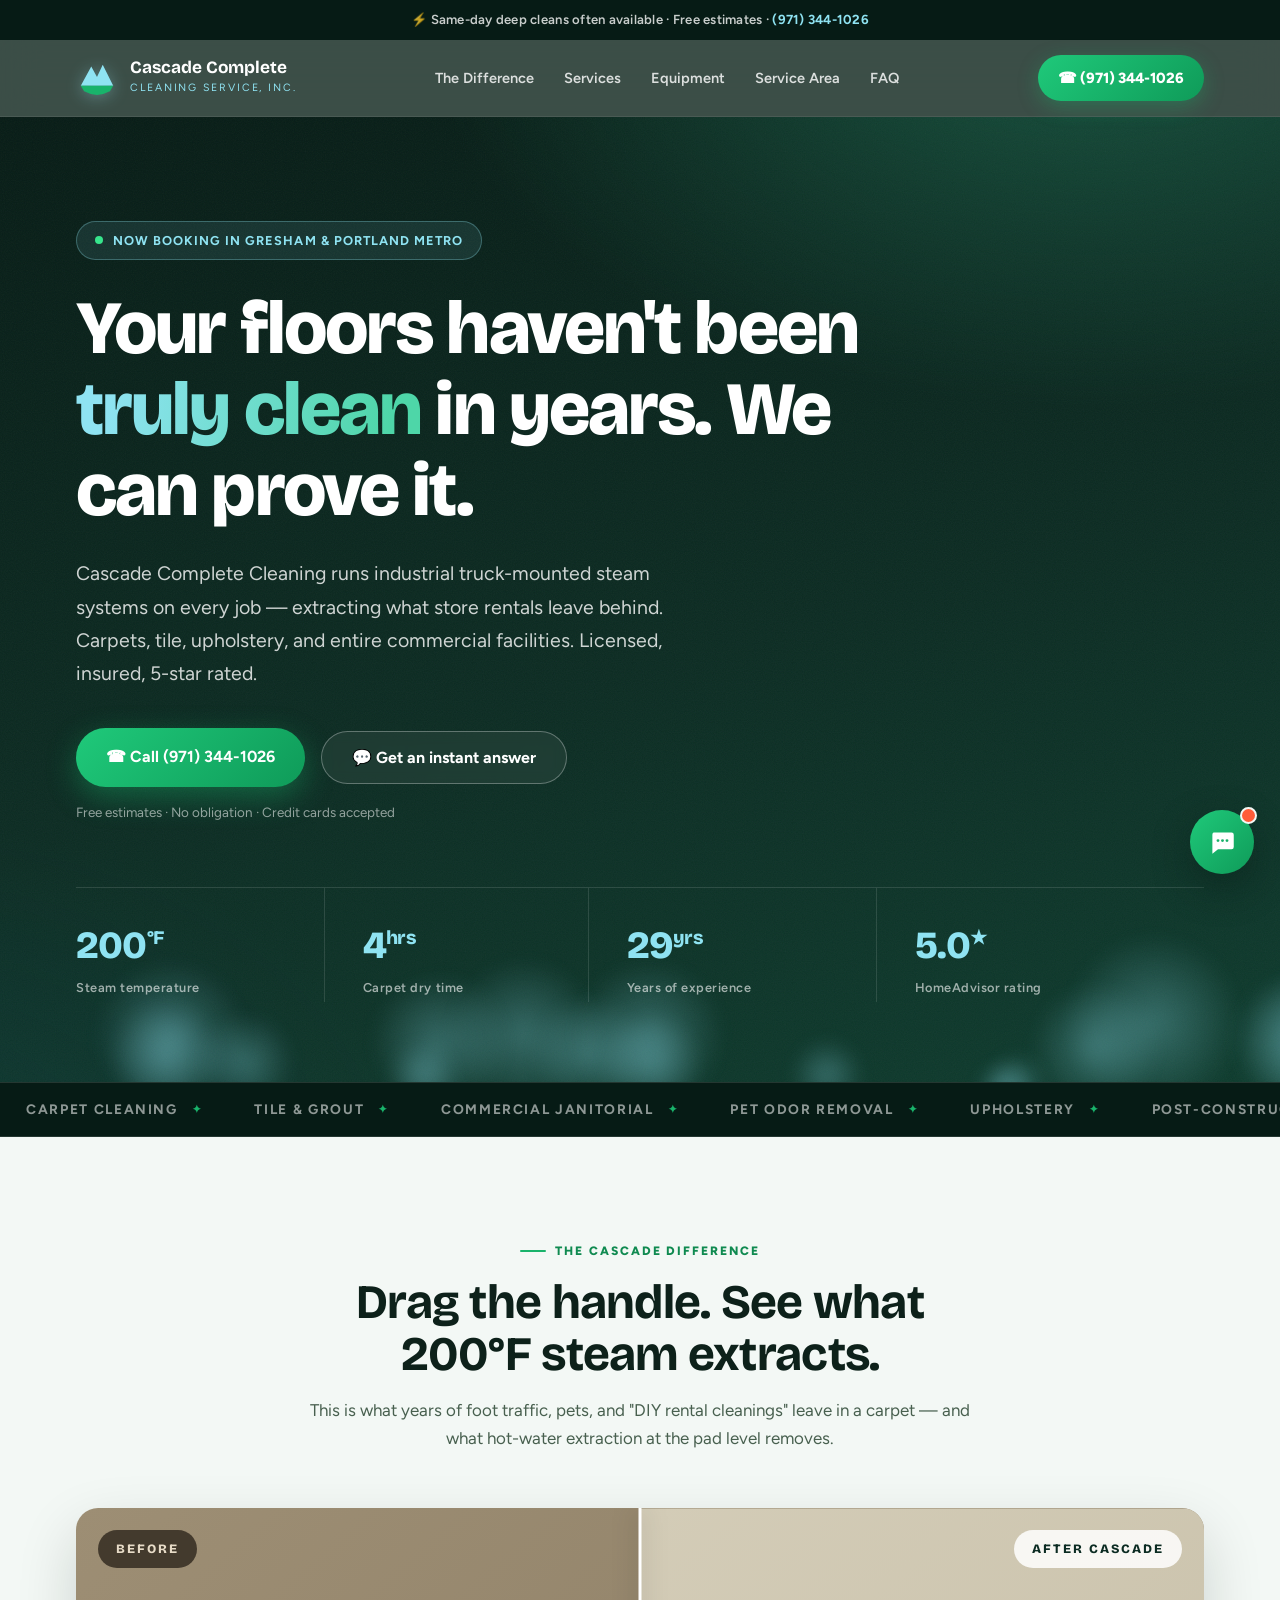
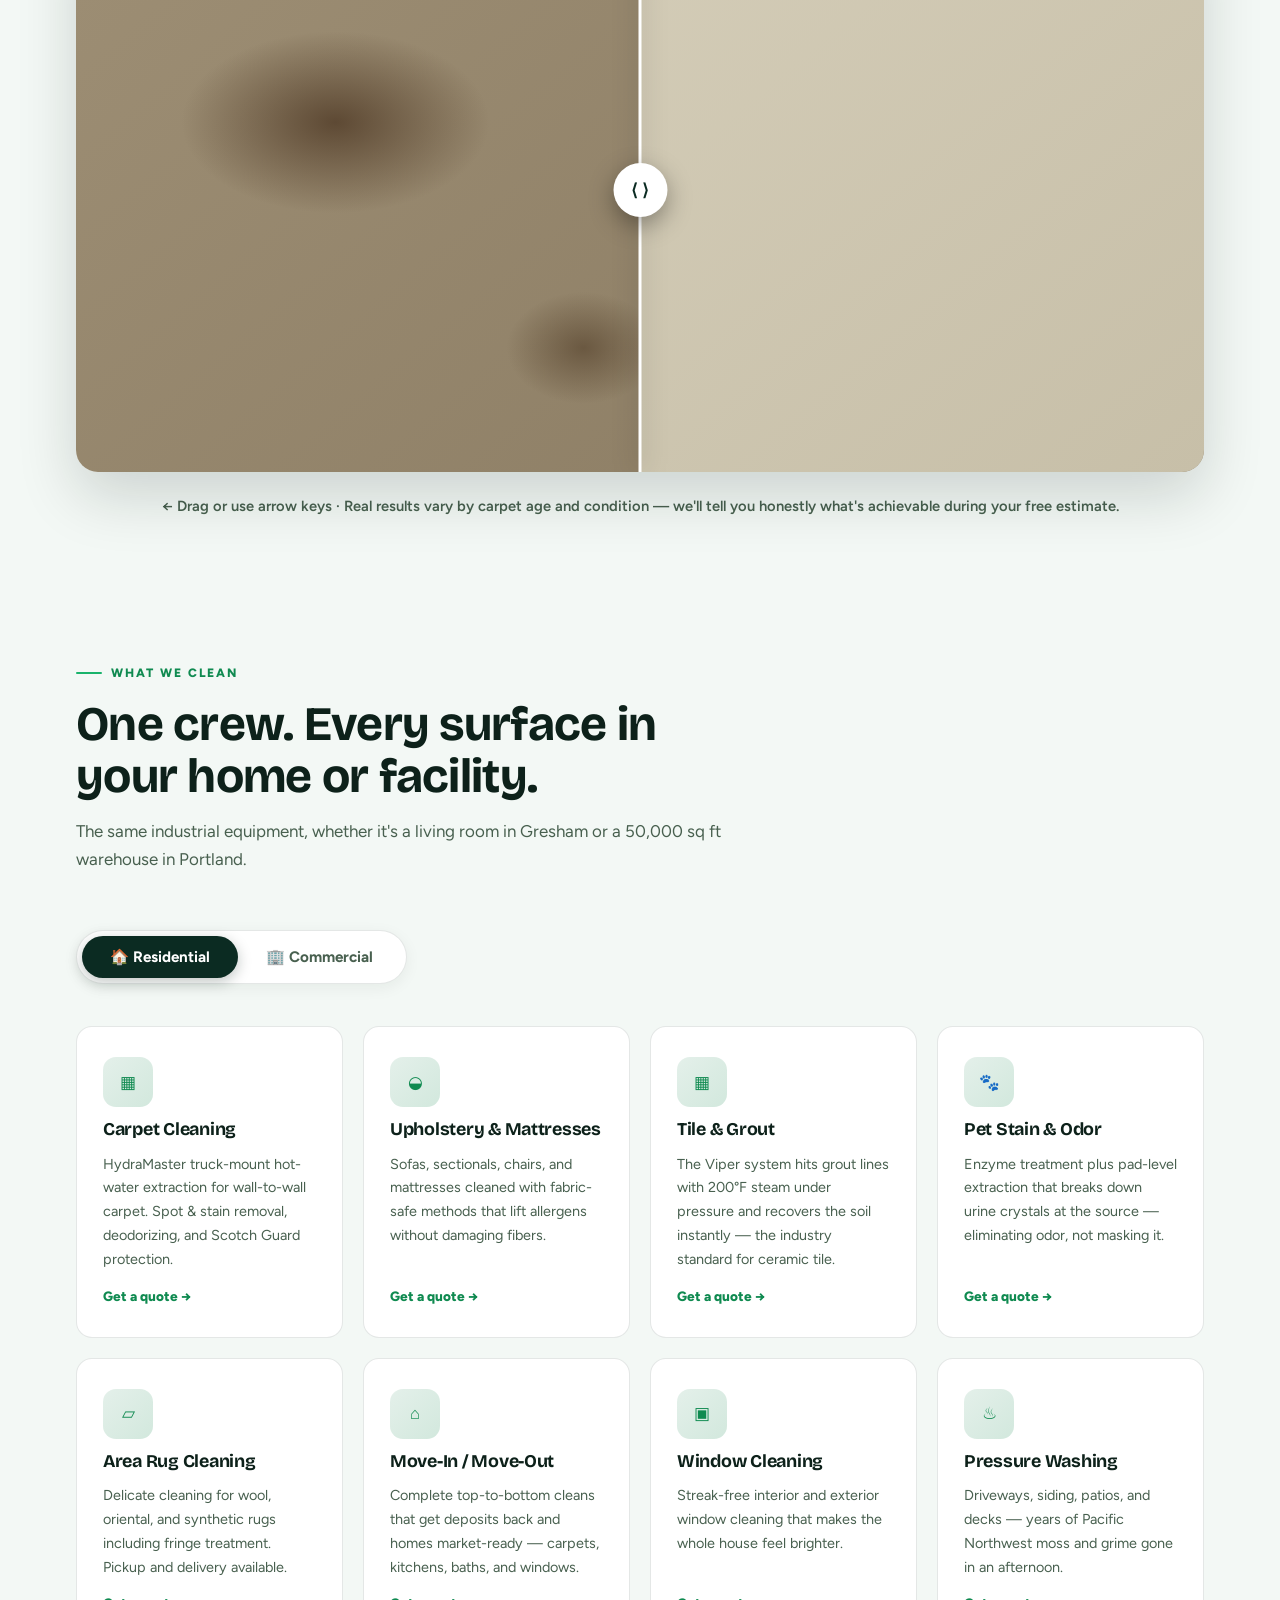
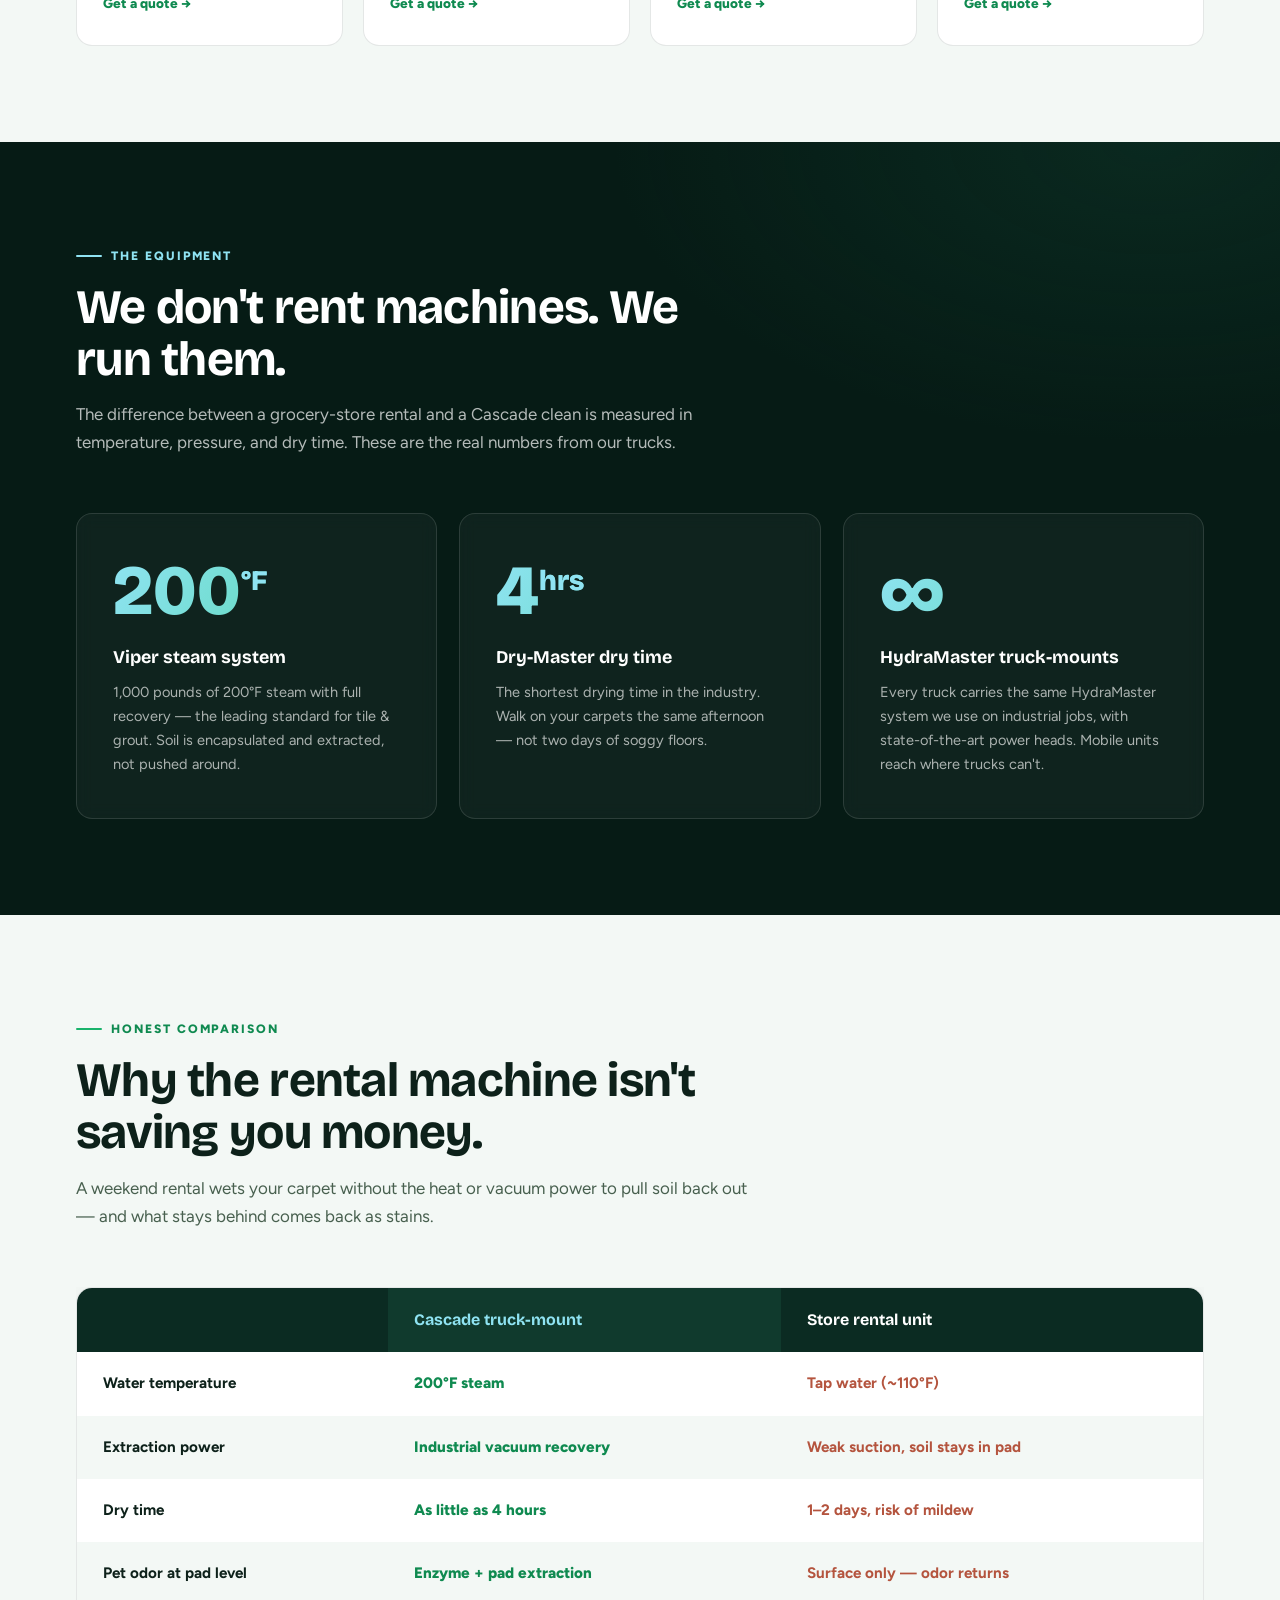
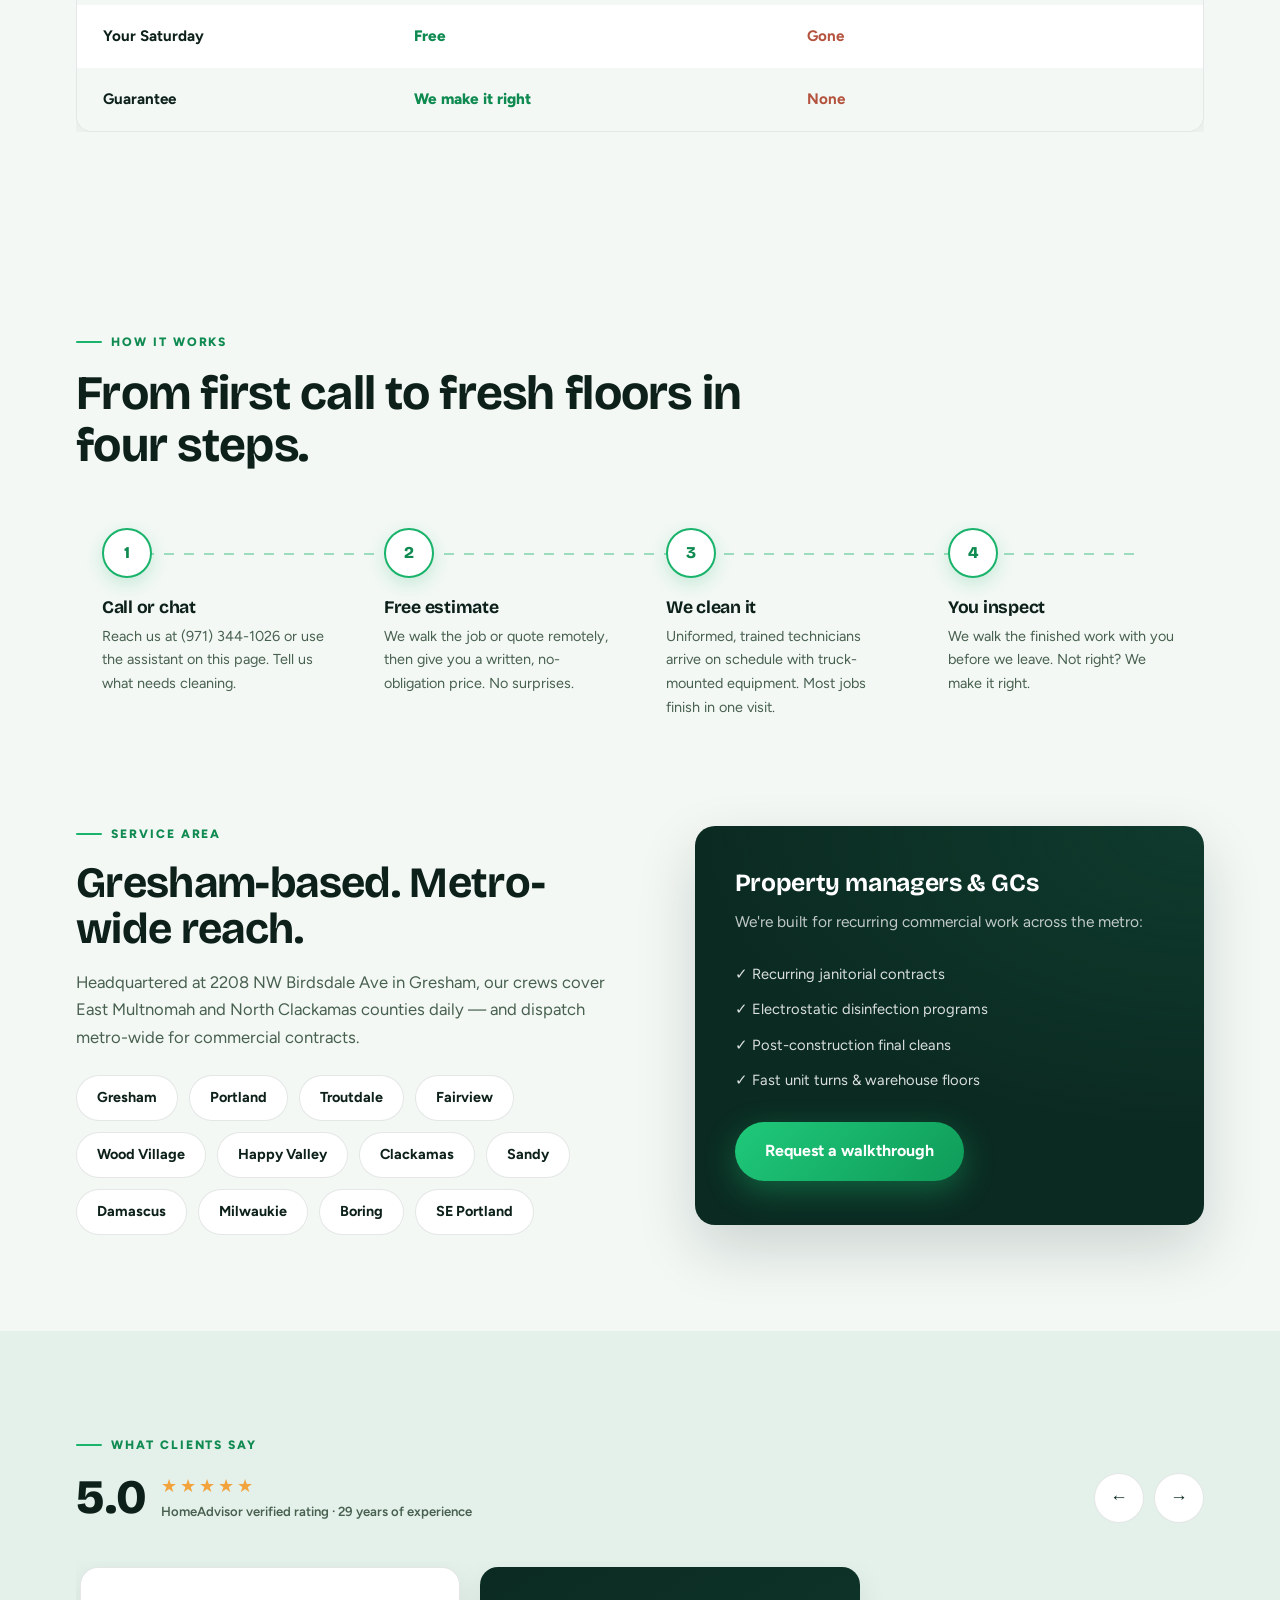
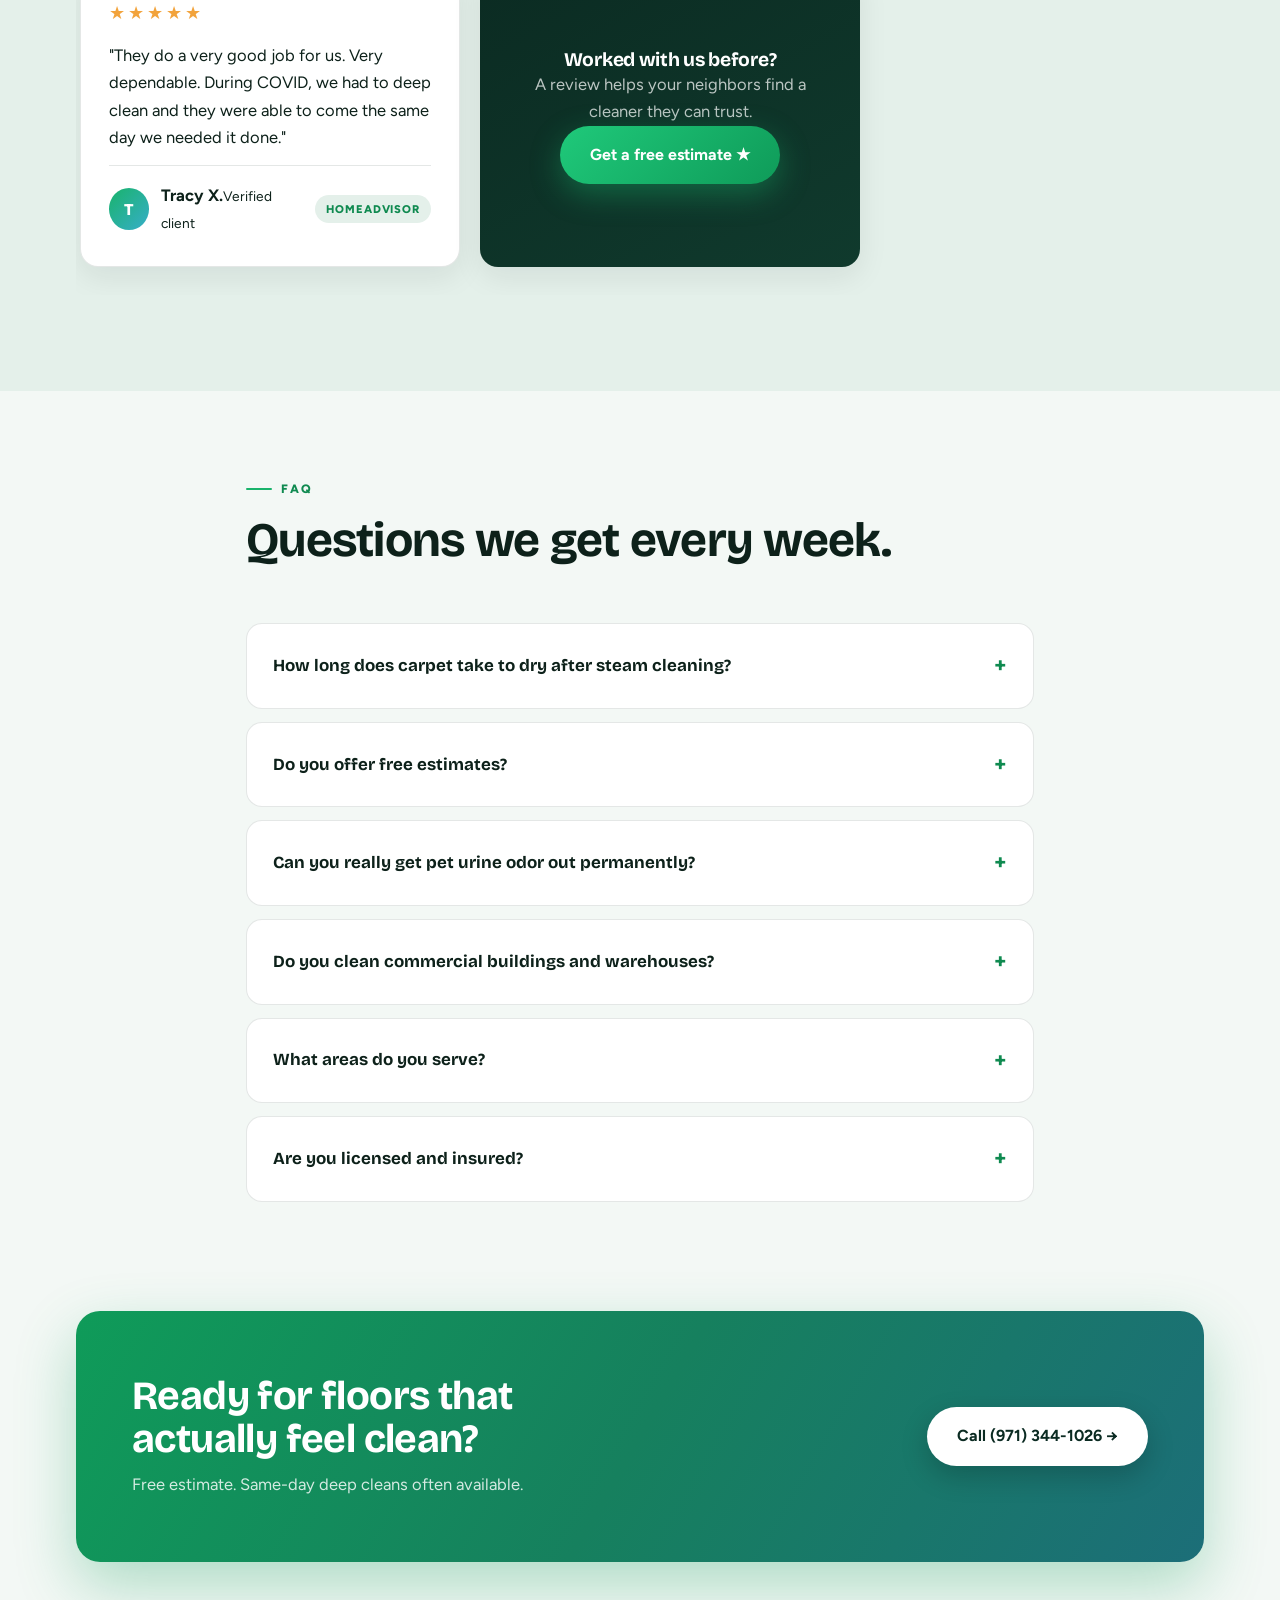
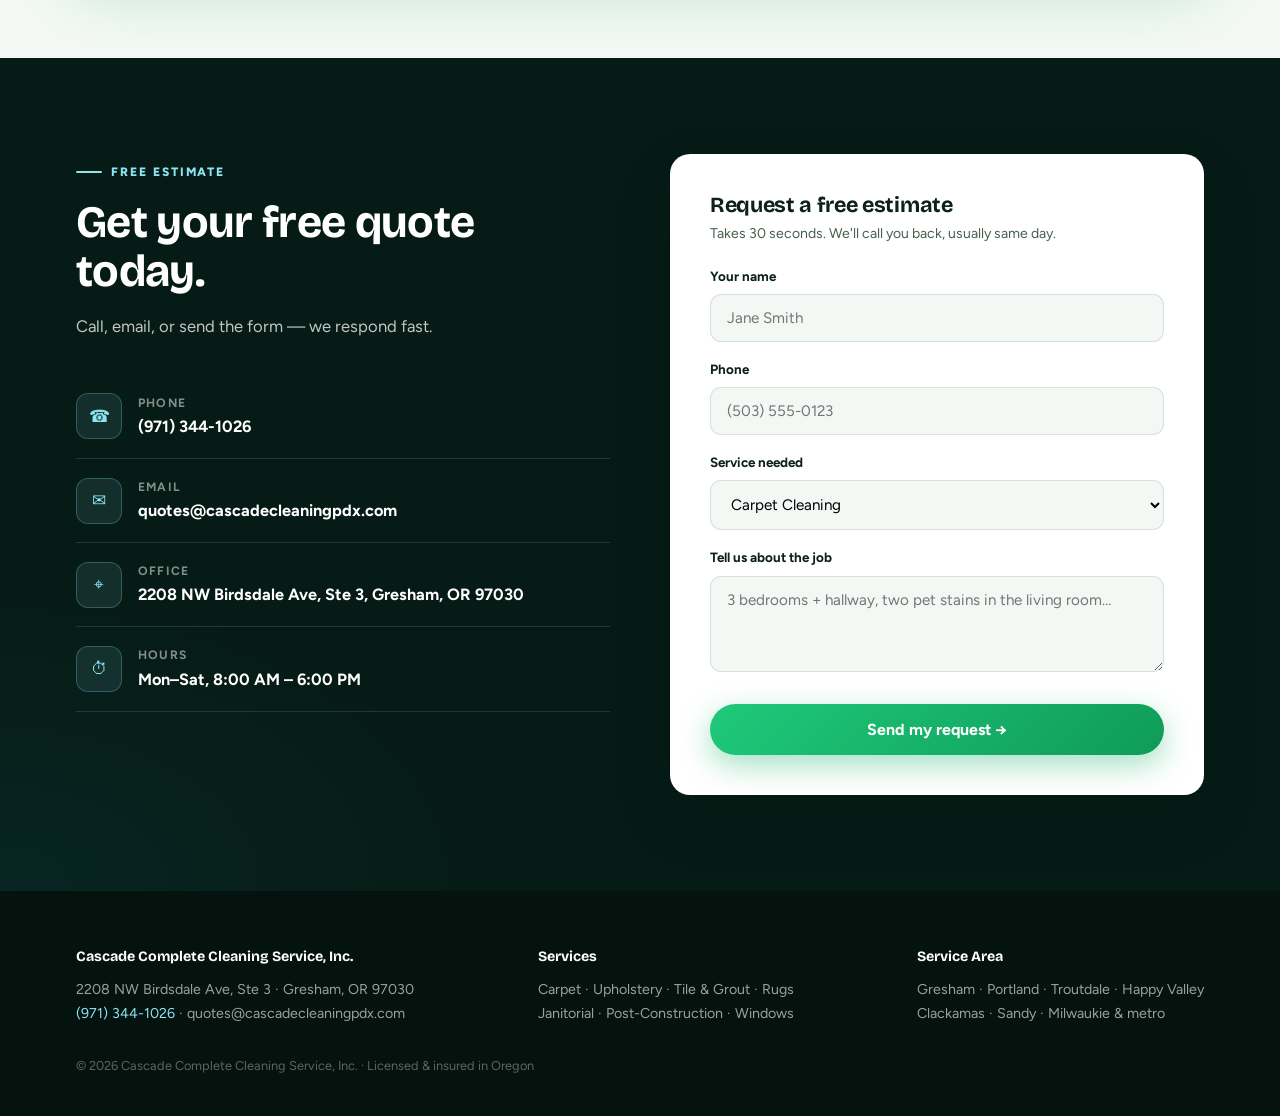
<file: index.html>
<!DOCTYPE html>
<html lang="en">
<head>
<meta charset="UTF-8">
<meta name="viewport" content="width=device-width, initial-scale=1.0">
<title>Cascade Complete Cleaning Service | Carpet Cleaning & Commercial Janitorial in Gresham, OR</title>
<meta name="description" content="Truck-mounted steam carpet cleaning, tile & grout restoration, commercial janitorial and post-construction cleaning in Gresham and the Portland metro. 5-star rated, licensed & insured. Free estimates: (971) 344-1026.">
<meta name="keywords" content="carpet cleaning Gresham, commercial cleaning Portland, janitorial services Gresham OR, tile and grout cleaning, pet stain removal, post construction cleaning, upholstery cleaning Gresham">
<link rel="canonical" href="https://www.cascadecompletecleaning.com/">
<meta property="og:type" content="website">
<meta property="og:title" content="Cascade Complete Cleaning Service | Gresham, OR">
<meta property="og:description" content="Industrial-grade steam cleaning for carpets, tile, and commercial spaces across Gresham & Portland metro. Free estimates: (971) 344-1026.">
<meta property="og:url" content="https://www.cascadecompletecleaning.com/">
<meta property="og:locale" content="en_US">
<meta name="geo.region" content="US-OR">
<meta name="geo.placename" content="Gresham">
<meta name="geo.position" content="45.5176;-122.4486">
<meta name="robots" content="index, follow">
<link rel="preconnect" href="https://fonts.googleapis.com">
<link rel="preconnect" href="https://fonts.gstatic.com" crossorigin>
<link href="https://fonts.googleapis.com/css2?family=Bricolage+Grotesque:opsz,wght@12..96,400;12..96,500;12..96,600;12..96,700;12..96,800&family=Figtree:wght@400;500;600;700;800&display=swap" rel="stylesheet">
<script type="application/ld+json">{"@context":"https://schema.org","@type":"LocalBusiness","@id":"https://www.cascadecompletecleaning.com/#business","name":"Cascade Complete Cleaning Service, Inc.","image":"https://www.cascadecompletecleaning.com/og-image.jpg","description":"Professional carpet cleaning, tile and grout restoration, commercial janitorial, post-construction and window cleaning serving Gresham and the Portland, Oregon metro area.","telephone":"+19713441026","email":"quotes@cascadecleaningpdx.com","url":"https://www.cascadecompletecleaning.com/","priceRange":"$$","address":{"@type":"PostalAddress","streetAddress":"2208 NW Birdsdale Ave, Ste 3","addressLocality":"Gresham","addressRegion":"OR","postalCode":"97030","addressCountry":"US"},"geo":{"@type":"GeoCoordinates","latitude":45.5176,"longitude":-122.4486},"openingHoursSpecification":[{"@type":"OpeningHoursSpecification","dayOfWeek":["Monday","Tuesday","Wednesday","Thursday","Friday","Saturday"],"opens":"08:00","closes":"18:00"}],"areaServed":[{"@type":"City","name":"Gresham"},{"@type":"City","name":"Portland"},{"@type":"City","name":"Troutdale"},{"@type":"City","name":"Fairview"},{"@type":"City","name":"Wood Village"},{"@type":"City","name":"Happy Valley"},{"@type":"City","name":"Clackamas"},{"@type":"City","name":"Sandy"},{"@type":"City","name":"Damascus"},{"@type":"City","name":"Milwaukie"}],"sameAs":["https://www.facebook.com/p/Cascade-Complete-Cleaning-Services-100070143997991/","https://www.yelp.com/biz/cascade-cleaning-services-gresham-2","https://nextdoor.com/pages/cascade-cleaning-services-gresham-or/"],"hasOfferCatalog":{"@type":"OfferCatalog","name":"Cleaning Services","itemListElement":[{"@type":"Offer","itemOffered":{"@type":"Service","name":"Carpet Cleaning"}},{"@type":"Offer","itemOffered":{"@type":"Service","name":"Upholstery Cleaning"}},{"@type":"Offer","itemOffered":{"@type":"Service","name":"Tile & Grout Cleaning"}},{"@type":"Offer","itemOffered":{"@type":"Service","name":"Area Rug Cleaning"}},{"@type":"Offer","itemOffered":{"@type":"Service","name":"Pet Stain & Odor Removal"}},{"@type":"Offer","itemOffered":{"@type":"Service","name":"Commercial Janitorial Services"}},{"@type":"Offer","itemOffered":{"@type":"Service","name":"Post-Construction Cleaning"}},{"@type":"Offer","itemOffered":{"@type":"Service","name":"Electrostatic Disinfection"}},{"@type":"Offer","itemOffered":{"@type":"Service","name":"Window Cleaning & Pressure Washing"}}]}}</script>
<style>
:root{--pine-deep:#061B15;--pine:#0B2B22;--pine-2:#103A2D;--glacier:#8FE3F2;--glacier-deep:#37AEC9;--moss:#19B36B;--moss-dark:#0F8A50;--mist:#F3F8F5;--paper:#FFFFFF;--sand:#E4F0EA;--ink:#0D211A;--muted:#48604F;--line:rgba(11,43,34,.11);--line-light:rgba(255,255,255,.12);--radius:16px;--shadow-lg:0 24px 60px rgba(6,27,21,.16);--ease:cubic-bezier(.22,.84,.32,1)}
*{margin:0;padding:0;box-sizing:border-box}html{scroll-behavior:smooth}body{font-family:'Figtree',sans-serif;color:var(--ink);background:var(--mist);line-height:1.65;font-size:16.5px;overflow-x:hidden}h1,h2,h3,h4{font-family:'Bricolage Grotesque',sans-serif;line-height:1.08;font-weight:700;letter-spacing:-.015em}a{color:inherit}.wrap{max-width:1180px;margin:0 auto;padding:0 26px}.eyebrow{display:inline-flex;align-items:center;gap:9px;font-size:.76rem;font-weight:800;letter-spacing:.16em;text-transform:uppercase;color:var(--moss-dark);margin-bottom:16px}.eyebrow:before{content:'';width:26px;height:2px;background:var(--moss);border-radius:2px}.btn{display:inline-flex;align-items:center;justify-content:center;gap:10px;font-weight:700;font-size:1rem;padding:16px 30px;border-radius:999px;text-decoration:none;transition:transform .18s var(--ease),box-shadow .18s var(--ease),background .18s;border:none;cursor:pointer;font-family:'Figtree'}.btn:hover{transform:translateY(-2px)}.btn-primary{background:linear-gradient(135deg,#1FC97A,#0F9B59);color:#fff;box-shadow:0 10px 30px rgba(25,179,107,.4)}.btn-ghost{background:rgba(255,255,255,.06);color:#fff;border:1.5px solid rgba(255,255,255,.3);backdrop-filter:blur(6px)}.rv{opacity:0;transform:translateY(26px);transition:opacity .7s var(--ease),transform .7s var(--ease)}.rv.in{opacity:1;transform:none}.rv-d1{transition-delay:.08s}.rv-d2{transition-delay:.16s}.rv-d3{transition-delay:.24s}.rv-d4{transition-delay:.32s}.announce{background:var(--pine-deep);color:rgba(255,255,255,.78);font-size:.82rem;text-align:center;padding:9px 16px;font-weight:600;letter-spacing:.02em}.announce b{color:var(--glacier)}.announce a{color:#fff;text-decoration:none;font-weight:800}
header{position:sticky;top:0;z-index:80;background:rgba(8,30,23,.78);backdrop-filter:blur(18px) saturate(1.4);border-bottom:1px solid rgba(255,255,255,.07)}.nav{display:flex;align-items:center;justify-content:space-between;height:76px}.logo{display:flex;align-items:center;gap:12px;text-decoration:none;color:#fff}.logo-mark{width:42px;height:42px;flex:none;filter:drop-shadow(0 2px 8px rgba(143,227,242,.35))}.logo b{font-family:'Bricolage Grotesque';font-size:1.08rem;line-height:1.1;display:block}.logo span{font-size:.66rem;letter-spacing:.18em;text-transform:uppercase;color:var(--glacier);display:block;margin-top:2px}.nav-links{display:flex;gap:30px;list-style:none}.nav-links a{color:rgba(255,255,255,.82);text-decoration:none;font-weight:600;font-size:.91rem;position:relative;padding:6px 0}.nav-links a:after{content:'';position:absolute;left:0;bottom:0;width:0;height:2px;background:var(--glacier);transition:width .25s var(--ease)}.nav-links a:hover:after{width:100%}.nav-phone{display:inline-flex;align-items:center;gap:9px;background:linear-gradient(135deg,#1FC97A,#0F9B59);color:#fff;font-weight:800;padding:11px 20px;border-radius:999px;text-decoration:none;font-size:.92rem;box-shadow:0 6px 20px rgba(25,179,107,.35)}@media(max-width:960px){.nav-links{display:none}}
.hero{position:relative;background:radial-gradient(1200px 700px at 85% -10%,#16523E 0%,transparent 55%),radial-gradient(900px 600px at -10% 110%,#0E4E5C33 0%,transparent 60%),linear-gradient(165deg,var(--pine-deep) 0%,var(--pine) 55%,#0D3B2D 100%);color:#fff;overflow:hidden}.hero:after{content:'';position:absolute;inset:0;background-image:url("data:image/svg+xml,%3Csvg xmlns='http://www.w3.org/2000/svg' width='160' height='160'%3E%3Cfilter id='n'%3E%3CfeTurbulence type='fractalNoise' baseFrequency='.9' numOctaves='2'/%3E%3C/filter%3E%3Crect width='160' height='160' filter='url(%23n)' opacity='.05'/%3E%3C/svg%3E");pointer-events:none}.hero .wrap{position:relative;z-index:2;padding-top:104px;padding-bottom:80px}.hero-tag{display:inline-flex;align-items:center;gap:10px;background:rgba(143,227,242,.1);border:1px solid rgba(143,227,242,.3);color:var(--glacier);font-size:.8rem;font-weight:700;letter-spacing:.08em;text-transform:uppercase;padding:8px 18px;border-radius:999px;margin-bottom:28px}.pulse{width:8px;height:8px;border-radius:50%;background:#37E58C;box-shadow:0 0 0 0 rgba(55,229,140,.6);animation:pulse 2s infinite}@keyframes pulse{70%{box-shadow:0 0 0 11px rgba(55,229,140,0)}}.hero h1{font-size:clamp(2.6rem,6vw,4.7rem);font-weight:800;max-width:840px;letter-spacing:-.025em}.hero h1 .accent{background:linear-gradient(100deg,var(--glacier) 10%,#4ED6A8 90%);-webkit-background-clip:text;background-clip:text;color:transparent}.hero p.lead{margin:26px 0 38px;font-size:1.22rem;max-width:600px;color:rgba(255,255,255,.8);line-height:1.7}.hero-ctas{display:flex;gap:16px;flex-wrap:wrap;align-items:center}.hero-note{font-size:.84rem;color:rgba(255,255,255,.55);margin-top:14px}.hero-stats{display:grid;grid-template-columns:repeat(4,auto);gap:0;margin-top:64px;border-top:1px solid var(--line-light)}.hstat{padding:26px 38px 4px 0;margin-right:38px;border-right:1px solid var(--line-light)}.hstat:last-child{border-right:none}.hstat .v{font-family:'Bricolage Grotesque';font-size:clamp(1.7rem,3vw,2.4rem);font-weight:800;color:var(--glacier);letter-spacing:-.02em}.hstat .v sup{font-size:.5em}.hstat .l{font-size:.8rem;color:rgba(255,255,255,.6);font-weight:600;letter-spacing:.04em}.steam{position:absolute;bottom:-30px;border-radius:50%;background:radial-gradient(circle,rgba(143,227,242,.3),rgba(143,227,242,0) 70%);filter:blur(8px);animation:rise linear infinite;pointer-events:none;z-index:1}@keyframes rise{0%{transform:translateY(0) scale(.6);opacity:0}12%{opacity:.85}100%{transform:translateY(-120vh) scale(1.8);opacity:0}}@media(max-width:860px){.hero-stats{grid-template-columns:repeat(2,1fr)}.hstat{border-right:none;padding-right:0;margin-right:0}}
.ticker{background:var(--pine-deep);border-top:1px solid var(--line-light);border-bottom:1px solid var(--line-light);overflow:hidden;padding:15px 0;position:relative;z-index:3}.ticker-track{display:flex;gap:0;width:max-content;animation:scroll 36s linear infinite}.ticker span{display:inline-flex;align-items:center;gap:14px;color:rgba(255,255,255,.55);font-weight:700;font-size:.86rem;letter-spacing:.12em;text-transform:uppercase;padding:0 26px;white-space:nowrap}.ticker span:after{content:'✦';color:var(--moss);font-size:.7rem}@keyframes scroll{to{transform:translateX(-50%)}}
section{padding:96px 0}.sec-head{max-width:680px;margin-bottom:56px}.sec-head h2{font-size:clamp(2rem,4vw,3rem)}.sec-head p{margin-top:16px;color:var(--muted);font-size:1.06rem}.sec-head.center{margin-left:auto;margin-right:auto;text-align:center}.ba-section{padding:96px 0;background:var(--mist)}.ba-frame{position:relative;border-radius:22px;overflow:hidden;box-shadow:var(--shadow-lg);user-select:none;touch-action:none;aspect-ratio:16/8;cursor:ew-resize;isolation:isolate}.ba-layer{position:absolute;inset:0}.ba-before{background:radial-gradient(ellipse 220px 130px at 23% 38%,rgba(74,52,32,.75),rgba(74,52,32,0) 70%),radial-gradient(ellipse 150px 100px at 67% 64%,rgba(58,42,26,.7),rgba(58,42,26,0) 70%),radial-gradient(ellipse 110px 80px at 45% 78%,rgba(80,60,38,.6),rgba(80,60,38,0) 70%),linear-gradient(140deg,#9D8E74,#8A7B62)}.ba-after{background:linear-gradient(140deg,#D9D2BE,#C7BFA8);clip-path:inset(0 0 0 var(--cut,50%))}.ba-handle{position:absolute;top:0;bottom:0;left:var(--cut,50%);width:3px;background:#fff;box-shadow:0 0 24px rgba(0,0,0,.4);z-index:4;transform:translateX(-50%)}.ba-handle:after{content:'⟨ ⟩';position:absolute;top:50%;left:50%;transform:translate(-50%,-50%);width:54px;height:54px;border-radius:50%;background:#fff;color:var(--pine);font-weight:800;display:grid;place-items:center;box-shadow:0 8px 24px rgba(0,0,0,.35)}.ba-label{position:absolute;top:22px;font-family:'Bricolage Grotesque';font-weight:800;font-size:.8rem;letter-spacing:.16em;text-transform:uppercase;padding:8px 18px;border-radius:999px;z-index:3}.ba-label.before{left:22px;background:rgba(20,14,8,.65);color:#E8DCC8}.ba-label.after{right:22px;background:rgba(255,255,255,.85);color:var(--pine)}.ba-caption{text-align:center;margin-top:22px;color:var(--muted);font-size:.92rem;font-weight:600}
.tabs{display:inline-flex;background:#fff;border:1px solid var(--line);border-radius:999px;padding:5px;margin-bottom:42px;box-shadow:0 4px 16px rgba(6,27,21,.06)}.tab{border:none;background:transparent;font-family:'Figtree';font-weight:700;font-size:.95rem;padding:12px 28px;border-radius:999px;cursor:pointer;color:var(--muted);transition:all .2s var(--ease)}.tab.active{background:var(--pine);color:#fff;box-shadow:0 4px 14px rgba(6,27,21,.25)}.svc-grid{display:grid;grid-template-columns:repeat(4,1fr);gap:20px}.svc{background:#fff;border:1px solid var(--line);border-radius:var(--radius);padding:30px 26px;transition:transform .22s var(--ease),box-shadow .22s var(--ease),border-color .22s;display:flex;flex-direction:column;gap:13px;position:relative;overflow:hidden}.svc:before{content:'';position:absolute;top:0;left:0;right:0;height:3px;background:linear-gradient(90deg,var(--moss),var(--glacier-deep));opacity:0}.svc:hover{transform:translateY(-6px);box-shadow:0 22px 48px rgba(6,27,21,.13);border-color:transparent}.svc:hover:before{opacity:1}.svc-icon{width:50px;height:50px;border-radius:13px;background:linear-gradient(135deg,var(--sand),#D2E8DD);display:grid;place-items:center;color:var(--moss-dark)}.svc h3{font-size:1.12rem}.svc p{font-size:.9rem;color:var(--muted);flex:1}.svc a{font-weight:800;font-size:.85rem;color:var(--moss-dark);text-decoration:none;display:inline-flex;gap:6px;align-items:center}@media(max-width:1020px){.svc-grid{grid-template-columns:repeat(2,1fr)}}@media(max-width:580px){.svc-grid{grid-template-columns:1fr}}
.equip{background:radial-gradient(900px 500px at 90% 0%,#14503C44,transparent 60%),var(--pine-deep);color:#fff;position:relative;overflow:hidden}.equip .eyebrow{color:var(--glacier)}.equip .eyebrow:before{background:var(--glacier)}.equip .sec-head p{color:rgba(255,255,255,.7)}.spec-grid{display:grid;grid-template-columns:repeat(3,1fr);gap:22px}.spec{background:rgba(255,255,255,.04);border:1px solid var(--line-light);padding:42px 36px;border-radius:var(--radius);backdrop-filter:blur(8px)}.spec .num{font-family:'Bricolage Grotesque';font-size:clamp(3rem,5.5vw,4.4rem);font-weight:800;background:linear-gradient(120deg,var(--glacier),#4ED6A8);-webkit-background-clip:text;background-clip:text;color:transparent;line-height:1}.spec .num sup{font-size:.4em;-webkit-text-fill-color:var(--glacier)}.spec b{display:block;margin:16px 0 8px;font-size:1.12rem;font-family:'Bricolage Grotesque'}.spec p{font-size:.91rem;color:rgba(255,255,255,.65)}@media(max-width:860px){.spec-grid{grid-template-columns:1fr}}
.compare{background:var(--mist)}.cmp-table{width:100%;border-collapse:separate;border-spacing:0;background:#fff;border-radius:var(--radius);overflow:hidden;box-shadow:0 8px 30px rgba(6,27,21,.07);border:1px solid var(--line)}.cmp-table th,.cmp-table td{padding:19px 26px;text-align:left;font-size:.95rem}.cmp-table thead th{background:var(--pine);color:#fff;font-family:'Bricolage Grotesque';font-size:1rem}.cmp-table thead th:nth-child(2){background:var(--pine-2);color:var(--glacier)}.cmp-table tbody tr:nth-child(even){background:var(--mist)}.cmp-table td:first-child{font-weight:700;color:var(--ink)}.cmp-yes{color:var(--moss-dark);font-weight:800}.cmp-no{color:#B4543E;font-weight:700}.steps{display:grid;grid-template-columns:repeat(4,1fr);gap:0;position:relative}.steps:before{content:'';position:absolute;top:25px;left:6%;right:6%;height:2px;background:repeating-linear-gradient(90deg,var(--moss) 0 10px,transparent 10px 20px);opacity:.4}.step{padding:0 26px;position:relative}.step .dot{width:50px;height:50px;border-radius:50%;background:#fff;border:2px solid var(--moss);color:var(--moss-dark);display:grid;place-items:center;font-family:'Bricolage Grotesque';font-weight:800;margin-bottom:20px;position:relative;z-index:2;box-shadow:0 6px 18px rgba(25,179,107,.2)}.step h3{font-size:1.1rem;margin-bottom:8px}.step p{font-size:.9rem;color:var(--muted)}@media(max-width:880px){.steps{grid-template-columns:1fr;gap:34px}.steps:before{display:none}.step{display:flex;gap:20px}.step .dot{flex:none;margin:0}}
.area-flex{display:grid;grid-template-columns:1.05fr .95fr;gap:56px;align-items:center}.chips{display:flex;flex-wrap:wrap;gap:11px;margin-top:24px}.chip{background:#fff;border:1px solid var(--line);border-radius:999px;padding:10px 20px;font-weight:700;font-size:.9rem}.area-card{background:radial-gradient(500px 300px at 100% 0%,#16523E66,transparent),var(--pine);color:#fff;border-radius:20px;padding:44px 40px;box-shadow:var(--shadow-lg)}.area-card h3{font-size:1.55rem;margin-bottom:12px}.area-card p{color:rgba(255,255,255,.74);font-size:.97rem;margin-bottom:28px}.area-list{display:grid;gap:11px;margin-bottom:30px;font-size:.92rem}.area-list div{display:flex;gap:10px;align-items:center;color:rgba(255,255,255,.85)}@media(max-width:900px){.area-flex{grid-template-columns:1fr}}
.review{background:var(--sand);overflow:hidden}.rev-head{display:flex;justify-content:space-between;align-items:flex-end;gap:24px;flex-wrap:wrap;margin-bottom:38px}.rev-rating{display:flex;align-items:center;gap:14px}.rev-rating .big{font-family:'Bricolage Grotesque';font-size:3rem;font-weight:800;line-height:1}.stars{color:#F2A33C;font-size:1.15rem;letter-spacing:3px}.rev-rating small{display:block;color:var(--muted);font-size:.82rem;font-weight:600}.rev-arrows{display:flex;gap:10px}.rev-arrows button{width:50px;height:50px;border-radius:50%;border:1.5px solid var(--line);background:#fff;cursor:pointer;display:grid;place-items:center;color:var(--pine);font-size:1.1rem}.rev-strip-wrap{position:relative;margin:0 -26px;padding:0 26px}.rev-strip{display:flex;gap:20px;overflow-x:auto;scroll-snap-type:x mandatory;padding:6px 4px 28px}.rev-card{flex:0 0 min(380px,82vw);scroll-snap-align:start;background:#fff;border-radius:18px;padding:30px 28px;box-shadow:0 10px 30px rgba(6,27,21,.08);display:flex;flex-direction:column;gap:14px;border:1px solid var(--line)}.rev-meta{display:flex;align-items:center;gap:12px;border-top:1px solid var(--line);padding-top:16px}.avatar{width:42px;height:42px;border-radius:50%;background:linear-gradient(135deg,var(--moss),var(--glacier-deep));color:#fff;display:grid;place-items:center;font-weight:800;font-family:'Bricolage Grotesque'}.rev-src{margin-left:auto;font-size:.7rem;font-weight:800;letter-spacing:.08em;text-transform:uppercase;color:var(--moss-dark);background:var(--sand);padding:5px 11px;border-radius:999px}.cta-card{background:linear-gradient(150deg,var(--pine),var(--pine-2))!important;color:#fff;justify-content:center;text-align:center;border:none!important}.cta-card p{color:rgba(255,255,255,.72)}
details{background:#fff;border:1px solid var(--line);border-radius:var(--radius);margin-bottom:13px;overflow:hidden}details[open]{box-shadow:0 10px 30px rgba(6,27,21,.08)}summary{cursor:pointer;font-weight:700;font-family:'Bricolage Grotesque';font-size:1.06rem;padding:22px 26px;list-style:none;display:flex;justify-content:space-between;align-items:center;gap:16px}summary:after{content:'+';font-size:1.5rem;color:var(--moss-dark)}details[open] summary:after{transform:rotate(45deg)}details p{padding:0 26px 24px;color:var(--muted);font-size:.96rem}.cta-banner{background:linear-gradient(120deg,#0F9B59,#16805E 50%,#1C6E78);border-radius:24px;padding:64px 56px;color:#fff;display:flex;justify-content:space-between;align-items:center;gap:36px;flex-wrap:wrap;box-shadow:0 24px 60px rgba(15,155,89,.3)}.cta-banner h2{font-size:clamp(1.7rem,3.4vw,2.5rem);max-width:520px}.cta-banner p{margin-top:10px;color:rgba(255,255,255,.82)}.cta-banner .btn{background:#fff;color:var(--pine);box-shadow:0 10px 28px rgba(0,0,0,.2)}
.contact{background:radial-gradient(800px 500px at 0% 100%,#0E4E5C33,transparent 60%),var(--pine-deep);color:#fff}.contact .eyebrow{color:var(--glacier)}.contact .eyebrow:before{background:var(--glacier)}.contact-grid{display:grid;grid-template-columns:1fr 1fr;gap:60px;align-items:start}.contact h2{font-size:clamp(2rem,3.6vw,2.8rem)}.contact-info{margin-top:34px;display:grid}.ci{display:flex;gap:16px;align-items:center;padding:18px 0;border-bottom:1px solid var(--line-light)}.ic{width:46px;height:46px;border-radius:12px;background:rgba(143,227,242,.1);border:1px solid rgba(143,227,242,.25);display:grid;place-items:center;color:var(--glacier);flex:none}.ci small{display:block;font-size:.76rem;letter-spacing:.1em;text-transform:uppercase;color:rgba(255,255,255,.5);font-weight:700}.ci a,.ci span.v{color:#fff;text-decoration:none;font-weight:700;font-size:1.02rem}.qform{background:#fff;border-radius:20px;padding:40px;color:var(--ink);box-shadow:var(--shadow-lg)}.qform h3{font-size:1.35rem;margin-bottom:4px}.qform .sub{font-size:.88rem;color:var(--muted);margin-bottom:20px}.qform label{display:block;font-weight:700;font-size:.84rem;margin:16px 0 7px}.qform input,.qform select,.qform textarea{width:100%;padding:14px 16px;border:1.5px solid var(--line);border-radius:11px;font-family:inherit;font-size:.95rem;background:var(--mist)}.qform textarea{min-height:96px;resize:vertical}.qform button{margin-top:24px;width:100%}@media(max-width:900px){.contact-grid{grid-template-columns:1fr}}
footer{background:#04130E;color:rgba(255,255,255,.6);padding:54px 0 40px;font-size:.89rem}.foot-grid{display:flex;justify-content:space-between;gap:34px;flex-wrap:wrap}footer b{color:#fff;font-family:'Bricolage Grotesque';display:block;margin-bottom:10px}footer a{color:rgba(255,255,255,.6);text-decoration:none}.mob-call{display:none;position:fixed;bottom:0;left:0;right:0;z-index:85;background:linear-gradient(135deg,#1FC97A,#0F9B59);color:#fff;text-align:center;padding:16px;font-weight:800;font-size:1.05rem;text-decoration:none;box-shadow:0 -8px 30px rgba(6,27,21,.3)}.chat-fab{position:fixed;bottom:26px;right:26px;z-index:90;width:64px;height:64px;border-radius:50%;background:linear-gradient(135deg,#1FC97A,#0F9B59);border:none;cursor:pointer;display:grid;place-items:center;box-shadow:0 14px 38px rgba(6,27,21,.45)}.chat-fab .badge{position:absolute;top:-3px;right:-3px;width:17px;height:17px;border-radius:50%;background:#FF5C39;border:2.5px solid var(--mist)}.chat-panel{position:fixed;bottom:104px;right:26px;z-index:95;width:min(390px,calc(100vw - 32px));height:min(580px,calc(100vh - 140px));background:#fff;border-radius:22px;box-shadow:0 30px 80px rgba(6,27,21,.4);display:none;flex-direction:column;overflow:hidden}.chat-panel.open{display:flex}.chat-head{background:linear-gradient(135deg,var(--pine-deep),var(--pine-2));color:#fff;padding:18px 22px;display:flex;align-items:center;gap:13px}.chat-avatar{width:42px;height:42px;border-radius:50%;background:linear-gradient(135deg,var(--glacier),#4ED6A8);display:grid;place-items:center;color:var(--pine-deep);font-weight:800;font-family:'Bricolage Grotesque';font-size:1.05rem;flex:none}.chat-head .dot{width:9px;height:9px;border-radius:50%;background:#37E58C;box-shadow:0 0 10px #37E58C;display:inline-block;margin-right:5px}.chat-head b{font-family:'Bricolage Grotesque';font-size:1.02rem;display:block}.chat-head small{font-size:.74rem;color:rgba(255,255,255,.62)}.chat-body{flex:1;overflow-y:auto;padding:20px 18px;display:flex;flex-direction:column;gap:13px;background:var(--mist)}.msg{max-width:85%;padding:12px 16px;border-radius:16px;font-size:.93rem;line-height:1.55;white-space:pre-wrap}.msg.bot{background:#fff;border:1px solid var(--line);border-bottom-left-radius:5px;align-self:flex-start}.msg.user{background:linear-gradient(135deg,#1FC97A,#0F9B59);color:#fff;border-bottom-right-radius:5px;align-self:flex-end}.chat-quick{display:flex;gap:8px;flex-wrap:wrap;padding:0 18px 8px;background:var(--mist)}.chat-quick button{background:#fff;border:1.5px solid var(--line);border-radius:999px;padding:8px 14px;font-size:.8rem;font-weight:700;cursor:pointer;color:var(--moss-dark);font-family:'Figtree'}.chat-input{display:flex;gap:10px;padding:15px;border-top:1px solid var(--line);background:#fff}.chat-input input{flex:1;padding:13px 17px;border:1.5px solid var(--line);border-radius:999px;font-family:inherit;font-size:.93rem}.chat-input button{width:48px;height:48px;border-radius:50%;border:none;background:linear-gradient(135deg,#1FC97A,#0F9B59);color:#fff;cursor:pointer;display:grid;place-items:center;flex:none}@media(max-width:760px){.mob-call{display:block}body{padding-bottom:58px}.chat-fab{bottom:86px!important}.chat-panel{bottom:160px!important}.hero-ctas .btn{width:100%}.nav-phone{font-size:0;padding:11px 14px}.nav-phone:after{content:'Call';font-size:.92rem}}
</style>
</head>
<body>
<div class="announce">⚡ Same-day deep cleans often available · Free estimates · <a href="tel:+19713441026"><b>(971) 344-1026</b></a></div>
<header><div class="wrap nav"><a class="logo" href="#top" aria-label="Cascade Complete Cleaning Service home"><svg class="logo-mark" viewBox="0 0 44 44" fill="none" aria-hidden="true"><path d="M5 30 L16 10 L22 21 L28 8 L39 30 Z" fill="#8FE3F2"/><path d="M5 30 H39 L35.5 36 Q22 43.5 8.5 36 Z" fill="#19B36B"/></svg><div><b>Cascade Complete</b><span>Cleaning Service, Inc.</span></div></a><nav aria-label="Main"><ul class="nav-links"><li><a href="#difference">The Difference</a></li><li><a href="#services">Services</a></li><li><a href="#equipment">Equipment</a></li><li><a href="#areas">Service Area</a></li><li><a href="#faq">FAQ</a></li></ul></nav><a class="nav-phone" href="tel:+19713441026">☎ (971) 344-1026</a></div></header>
<main id="top"><section class="hero" style="padding:0"><div id="steamField" aria-hidden="true"></div><div class="wrap"><div class="hero-tag rv"><span class="pulse"></span> Now booking in Gresham &amp; Portland Metro</div><h1 class="rv rv-d1">Your floors haven't been <span class="accent">truly clean</span> in years. We can prove it.</h1><p class="lead rv rv-d2">Cascade Complete Cleaning runs industrial truck-mounted steam systems on every job — extracting what store rentals leave behind. Carpets, tile, upholstery, and entire commercial facilities. Licensed, insured, 5-star rated.</p><div class="hero-ctas rv rv-d3"><a class="btn btn-primary" href="tel:+19713441026">☎ Call (971) 344-1026</a><button class="btn btn-ghost" onclick="toggleChat()">💬 Get an instant answer</button></div><div class="hero-note rv rv-d3">Free estimates · No obligation · Credit cards accepted</div><div class="hero-stats rv rv-d4"><div class="hstat"><div class="v"><span class="count" data-target="200">0</span><sup>°F</sup></div><div class="l">Steam temperature</div></div><div class="hstat"><div class="v"><span class="count" data-target="4">0</span><sup>hrs</sup></div><div class="l">Carpet dry time</div></div><div class="hstat"><div class="v"><span class="count" data-target="29">0</span><sup>yrs</sup></div><div class="l">Years of experience</div></div><div class="hstat"><div class="v">5.0<sup>★</sup></div><div class="l">HomeAdvisor rating</div></div></div></div></section>
<div class="ticker" aria-hidden="true"><div class="ticker-track" id="tickerTrack"><span>Carpet Cleaning</span><span>Tile &amp; Grout</span><span>Commercial Janitorial</span><span>Pet Odor Removal</span><span>Upholstery</span><span>Post-Construction</span><span>Area Rugs</span><span>Pressure Washing</span><span>Electrostatic Disinfection</span><span>Warehouse Floors</span></div></div>
<section class="ba-section" id="difference"><div class="wrap"><div class="sec-head center rv"><span class="eyebrow">The Cascade Difference</span><h2>Drag the handle. See what 200°F steam extracts.</h2><p>This is what years of foot traffic, pets, and "DIY rental cleanings" leave in a carpet — and what hot-water extraction at the pad level removes.</p></div><div class="ba-frame rv rv-d1" id="baFrame" role="slider" aria-label="Before and after comparison slider" aria-valuemin="0" aria-valuemax="100" aria-valuenow="50" tabindex="0"><div class="ba-layer ba-before"></div><div class="ba-layer ba-after" id="baAfter"></div><span class="ba-label before">Before</span><span class="ba-label after">After Cascade</span><div class="ba-handle" id="baHandle"></div></div><p class="ba-caption rv rv-d2">← Drag or use arrow keys · Real results vary by carpet age and condition — we'll tell you honestly what's achievable during your free estimate.</p></div></section>
<section id="services" style="padding-top:40px"><div class="wrap"><div class="sec-head rv"><span class="eyebrow">What We Clean</span><h2>One crew. Every surface in your home or facility.</h2><p>The same industrial equipment, whether it's a living room in Gresham or a 50,000 sq ft warehouse in Portland.</p></div><div class="rv"><div class="tabs" role="tablist" aria-label="Service type"><button class="tab active" id="tabRes" role="tab" aria-selected="true" onclick="switchTab('res')">🏠 Residential</button><button class="tab" id="tabCom" role="tab" aria-selected="false" onclick="switchTab('com')">🏢 Commercial</button></div></div><div class="svc-grid" id="gridRes"><article class="svc rv"><div class="svc-icon">▦</div><h3>Carpet Cleaning</h3><p>HydraMaster truck-mount hot-water extraction for wall-to-wall carpet. Spot &amp; stain removal, deodorizing, and Scotch Guard protection.</p><a href="#quote">Get a quote →</a></article><article class="svc rv rv-d1"><div class="svc-icon">◒</div><h3>Upholstery &amp; Mattresses</h3><p>Sofas, sectionals, chairs, and mattresses cleaned with fabric-safe methods that lift allergens without damaging fibers.</p><a href="#quote">Get a quote →</a></article><article class="svc rv rv-d2"><div class="svc-icon">▦</div><h3>Tile &amp; Grout</h3><p>The Viper system hits grout lines with 200°F steam under pressure and recovers the soil instantly — the industry standard for ceramic tile.</p><a href="#quote">Get a quote →</a></article><article class="svc rv rv-d3"><div class="svc-icon">🐾</div><h3>Pet Stain &amp; Odor</h3><p>Enzyme treatment plus pad-level extraction that breaks down urine crystals at the source — eliminating odor, not masking it.</p><a href="#quote">Get a quote →</a></article><article class="svc rv"><div class="svc-icon">▱</div><h3>Area Rug Cleaning</h3><p>Delicate cleaning for wool, oriental, and synthetic rugs including fringe treatment. Pickup and delivery available.</p><a href="#quote">Get a quote →</a></article><article class="svc rv rv-d1"><div class="svc-icon">⌂</div><h3>Move-In / Move-Out</h3><p>Complete top-to-bottom cleans that get deposits back and homes market-ready — carpets, kitchens, baths, and windows.</p><a href="#quote">Get a quote →</a></article><article class="svc rv rv-d2"><div class="svc-icon">▣</div><h3>Window Cleaning</h3><p>Streak-free interior and exterior window cleaning that makes the whole house feel brighter.</p><a href="#quote">Get a quote →</a></article><article class="svc rv rv-d3"><div class="svc-icon">♨</div><h3>Pressure Washing</h3><p>Driveways, siding, patios, and decks — years of Pacific Northwest moss and grime gone in an afternoon.</p><a href="#quote">Get a quote →</a></article></div><div class="svc-grid" id="gridCom" style="display:none"><article class="svc"><div class="svc-icon">🏢</div><h3>Janitorial Contracts</h3><p>Recurring janitorial for offices, retail, restaurants, and medical spaces — nightly, weekly, or custom schedules. Uniformed, trained crews.</p><a href="#quote">Request a walkthrough →</a></article><article class="svc"><div class="svc-icon">☼</div><h3>Electrostatic Disinfection</h3><p>360° electrostatic spraying that wraps disinfectant around every surface — the program we ran for facilities through COVID and still run today.</p><a href="#quote">Request a walkthrough →</a></article><article class="svc"><div class="svc-icon">⚒</div><h3>Post-Construction Cleans</h3><p>Final cleans that take a finished build from job site to occupancy-ready. GCs: we work your punch-list timeline.</p><a href="#quote">Request a walkthrough →</a></article><article class="svc"><div class="svc-icon">▤</div><h3>Warehouse Floor Care</h3><p>Any floor surface in your facility, cleaned to a shine that raises property value and keeps working conditions safe.</p><a href="#quote">Request a walkthrough →</a></article><article class="svc"><div class="svc-icon">▦</div><h3>Commercial Carpet</h3><p>Office, restaurant, and retail carpet maintenance on your schedule — after hours, weekends, whatever keeps you open.</p><a href="#quote">Request a walkthrough →</a></article><article class="svc"><div class="svc-icon">▣</div><h3>Windows &amp; Storefronts</h3><p>Commercial window cleaning and window pressure washing that keeps storefronts looking sharp year-round.</p><a href="#quote">Request a walkthrough →</a></article><article class="svc"><div class="svc-icon">⌂</div><h3>Move-Out Turns</h3><p>Property managers: fast unit turns with carpet, deep clean, and odor treatment in a single coordinated visit.</p><a href="#quote">Request a walkthrough →</a></article><article class="svc"><div class="svc-icon">⏱</div><h3>Deep Clean Programs</h3><p>Scheduled quarterly or semi-annual deep cleans layered on top of standard service — same-day response available.</p><a href="#quote">Request a walkthrough →</a></article></div></div></section>
<section class="equip" id="equipment"><div class="wrap"><div class="sec-head rv"><span class="eyebrow">The Equipment</span><h2>We don't rent machines. We run them.</h2><p>The difference between a grocery-store rental and a Cascade clean is measured in temperature, pressure, and dry time. These are the real numbers from our trucks.</p></div><div class="spec-grid"><div class="spec rv"><div class="num">200<sup>°F</sup></div><b>Viper steam system</b><p>1,000 pounds of 200°F steam with full recovery — the leading standard for tile &amp; grout. Soil is encapsulated and extracted, not pushed around.</p></div><div class="spec rv rv-d1"><div class="num">4<sup>hrs</sup></div><b>Dry-Master dry time</b><p>The shortest drying time in the industry. Walk on your carpets the same afternoon — not two days of soggy floors.</p></div><div class="spec rv rv-d2"><div class="num">∞<sup>&nbsp;</sup></div><b>HydraMaster truck-mounts</b><p>Every truck carries the same HydraMaster system we use on industrial jobs, with state-of-the-art power heads. Mobile units reach where trucks can't.</p></div></div></div></section>
<section class="compare"><div class="wrap"><div class="sec-head rv"><span class="eyebrow">Honest Comparison</span><h2>Why the rental machine isn't saving you money.</h2><p>A weekend rental wets your carpet without the heat or vacuum power to pull soil back out — and what stays behind comes back as stains.</p></div><div class="rv" style="overflow-x:auto"><table class="cmp-table"><thead><tr><th></th><th>Cascade truck-mount</th><th>Store rental unit</th></tr></thead><tbody><tr><td>Water temperature</td><td class="cmp-yes">200°F steam</td><td class="cmp-no">Tap water (~110°F)</td></tr><tr><td>Extraction power</td><td class="cmp-yes">Industrial vacuum recovery</td><td class="cmp-no">Weak suction, soil stays in pad</td></tr><tr><td>Dry time</td><td class="cmp-yes">As little as 4 hours</td><td class="cmp-no">1–2 days, risk of mildew</td></tr><tr><td>Pet odor at pad level</td><td class="cmp-yes">Enzyme + pad extraction</td><td class="cmp-no">Surface only — odor returns</td></tr><tr><td>Your Saturday</td><td class="cmp-yes">Free</td><td class="cmp-no">Gone</td></tr><tr><td>Guarantee</td><td class="cmp-yes">We make it right</td><td class="cmp-no">None</td></tr></tbody></table></div></div></section>
<section id="process"><div class="wrap"><div class="sec-head rv"><span class="eyebrow">How It Works</span><h2>From first call to fresh floors in four steps.</h2></div><div class="steps"><div class="step rv"><div class="dot">1</div><div><h3>Call or chat</h3><p>Reach us at (971) 344-1026 or use the assistant on this page. Tell us what needs cleaning.</p></div></div><div class="step rv rv-d1"><div class="dot">2</div><div><h3>Free estimate</h3><p>We walk the job or quote remotely, then give you a written, no-obligation price. No surprises.</p></div></div><div class="step rv rv-d2"><div class="dot">3</div><div><h3>We clean it</h3><p>Uniformed, trained technicians arrive on schedule with truck-mounted equipment. Most jobs finish in one visit.</p></div></div><div class="step rv rv-d3"><div class="dot">4</div><div><h3>You inspect</h3><p>We walk the finished work with you before we leave. Not right? We make it right.</p></div></div></div></div></section>
<section id="areas" style="padding-top:0"><div class="wrap area-flex"><div class="rv"><span class="eyebrow">Service Area</span><h2 style="font-size:clamp(2rem,3.6vw,2.7rem)">Gresham-based. Metro-wide reach.</h2><p style="margin-top:16px;color:var(--muted);font-size:1.04rem">Headquartered at 2208 NW Birdsdale Ave in Gresham, our crews cover East Multnomah and North Clackamas counties daily — and dispatch metro-wide for commercial contracts.</p><div class="chips"><span class="chip">Gresham</span><span class="chip">Portland</span><span class="chip">Troutdale</span><span class="chip">Fairview</span><span class="chip">Wood Village</span><span class="chip">Happy Valley</span><span class="chip">Clackamas</span><span class="chip">Sandy</span><span class="chip">Damascus</span><span class="chip">Milwaukie</span><span class="chip">Boring</span><span class="chip">SE Portland</span></div></div><div class="area-card rv rv-d1"><h3>Property managers &amp; GCs</h3><p>We're built for recurring commercial work across the metro:</p><div class="area-list"><div>✓ Recurring janitorial contracts</div><div>✓ Electrostatic disinfection programs</div><div>✓ Post-construction final cleans</div><div>✓ Fast unit turns &amp; warehouse floors</div></div><a class="btn btn-primary" href="#quote">Request a walkthrough</a></div></div></section>
<section class="review"><div class="wrap"><div class="rev-head rv"><div><span class="eyebrow">What Clients Say</span><div class="rev-rating"><span class="big">5.0</span><span><span class="stars" aria-label="5 out of 5 stars">★★★★★</span><small>HomeAdvisor verified rating · 29 years of experience</small></span></div></div><div class="rev-arrows"><button onclick="scrollRevs(-1)" aria-label="Previous reviews">←</button><button onclick="scrollRevs(1)" aria-label="Next reviews">→</button></div></div><div class="rev-strip-wrap rv rv-d1"><div class="rev-strip" id="revStrip" tabindex="0" aria-label="Customer reviews, scroll horizontally"></div></div></div></section>
<section id="faq" style="padding-top:80px"><div class="wrap" style="max-width:840px"><div class="sec-head rv"><span class="eyebrow">FAQ</span><h2>Questions we get every week.</h2></div><details class="rv"><summary>How long does carpet take to dry after steam cleaning?</summary><p>With our Dry-Master system, as little as 4 hours — the shortest drying time in the industry. Standard truck-mount steam cleaning dries in 6–12 hours depending on airflow and humidity. We'll tell you the expected dry time before we start.</p></details><details class="rv"><summary>Do you offer free estimates?</summary><p>Yes — every project, residential or commercial, starts with a free written estimate. Call (971) 344-1026 or use the chat assistant to start one now.</p></details><details class="rv"><summary>Can you really get pet urine odor out permanently?</summary><p>Yes. The smell comes from urine crystals in the carpet pad, which surface cleaning can't reach. We use enzyme treatment plus hot-water extraction at the pad level to break them down.</p></details><details class="rv"><summary>Do you clean commercial buildings and warehouses?</summary><p>That's a core part of our business: recurring janitorial contracts, commercial deep cleans, warehouse floor care, electrostatic disinfection, and post-construction final cleans.</p></details><details class="rv"><summary>What areas do you serve?</summary><p>Gresham, Portland, Troutdale, Fairview, Wood Village, Happy Valley, Clackamas, Sandy, Damascus, Milwaukie, and the surrounding Portland metro.</p></details><details class="rv"><summary>Are you licensed and insured?</summary><p>Yes — Cascade Complete Cleaning Service, Inc. is fully licensed and insured for residential and commercial work in Oregon. We accept credit cards.</p></details></div></section>
<section style="padding-top:0"><div class="wrap"><div class="cta-banner rv"><div><h2>Ready for floors that actually feel clean?</h2><p>Free estimate. Same-day deep cleans often available.</p></div><a class="btn" href="tel:+19713441026">Call (971) 344-1026 →</a></div></div></section>
<section class="contact" id="quote"><div class="wrap contact-grid"><div class="rv"><span class="eyebrow">Free Estimate</span><h2>Get your free quote today.</h2><p style="margin-top:18px;color:rgba(255,255,255,.75);font-size:1.04rem">Call, email, or send the form — we respond fast.</p><div class="contact-info"><div class="ci"><span class="ic">☎</span><div><small>Phone</small><a href="tel:+19713441026">(971) 344-1026</a></div></div><div class="ci"><span class="ic">✉</span><div><small>Email</small><a href="mailto:quotes@cascadecleaningpdx.com">quotes@cascadecleaningpdx.com</a></div></div><div class="ci"><span class="ic">⌖</span><div><small>Office</small><span class="v">2208 NW Birdsdale Ave, Ste 3, Gresham, OR 97030</span></div></div><div class="ci"><span class="ic">⏱</span><div><small>Hours</small><span class="v">Mon–Sat, 8:00 AM – 6:00 PM</span></div></div></div></div><form class="qform rv rv-d1" action="https://formsubmit.co/quotes@cascadecleaningpdx.com" method="POST"><h3>Request a free estimate</h3><div class="sub">Takes 30 seconds. We'll call you back, usually same day.</div><input type="hidden" name="_subject" value="New Cascade Complete Cleaning Lead"><input type="hidden" name="_template" value="table"><input type="hidden" name="_captcha" value="false"><label for="f-name">Your name</label><input id="f-name" name="name" type="text" placeholder="Jane Smith" autocomplete="name" required><label for="f-phone">Phone</label><input id="f-phone" name="phone" type="tel" placeholder="(503) 555-0123" autocomplete="tel" required><label for="f-service">Service needed</label><select id="f-service" name="service"><option>Carpet Cleaning</option><option>Upholstery Cleaning</option><option>Tile &amp; Grout</option><option>Area Rug Cleaning</option><option>Pet Stain &amp; Odor</option><option>Commercial Janitorial</option><option>Post-Construction Clean</option><option>Move-In / Move-Out</option><option>Windows / Pressure Washing</option></select><label for="f-msg">Tell us about the job</label><textarea id="f-msg" name="details" placeholder="3 bedrooms + hallway, two pet stains in the living room…"></textarea><button class="btn btn-primary" type="submit">Send my request →</button></form></div></section></main>
<footer><div class="wrap foot-grid"><div><b>Cascade Complete Cleaning Service, Inc.</b>2208 NW Birdsdale Ave, Ste 3 · Gresham, OR 97030<br><a href="tel:+19713441026" style="color:#8FE3F2">(971) 344-1026</a> · <a href="mailto:quotes@cascadecleaningpdx.com">quotes@cascadecleaningpdx.com</a></div><div><b>Services</b>Carpet · Upholstery · Tile &amp; Grout · Rugs<br>Janitorial · Post-Construction · Windows</div><div><b>Service Area</b>Gresham · Portland · Troutdale · Happy Valley<br>Clackamas · Sandy · Milwaukie &amp; metro</div></div><div class="wrap" style="margin-top:30px;font-size:.8rem;color:rgba(255,255,255,.35)">© 2026 Cascade Complete Cleaning Service, Inc. · Licensed &amp; insured in Oregon</div></footer>
<a class="mob-call" href="tel:+19713441026">📞 Tap to Call — Free Estimate</a><button class="chat-fab" id="chatFab" aria-label="Open chat assistant" onclick="toggleChat()"><span class="badge" id="chatBadge"></span><svg width="27" height="27" viewBox="0 0 24 24" fill="#fff" aria-hidden="true"><path d="M4 3h16a2 2 0 012 2v11a2 2 0 01-2 2H8l-5 4V5a2 2 0 011-2zm4 6a1.3 1.3 0 100 2.6A1.3 1.3 0 008 9zm4 0a1.3 1.3 0 100 2.6A1.3 1.3 0 0012 9zm4 0a1.3 1.3 0 100 2.6A1.3 1.3 0 0016 9z"/></svg></button><div class="chat-panel" id="chatPanel" role="dialog" aria-label="Cascade chat assistant"><div class="chat-head"><div class="chat-avatar">C</div><div><b>Cascade Assistant</b><small><span class="dot"></span>Online — ask about services &amp; scheduling</small></div></div><div class="chat-body" id="chatBody"><div class="msg bot">Hi! 👋 I'm the Cascade Cleaning assistant. I can help you figure out exactly what service you need, answer questions, and set up your free estimate. What can I help with?</div></div><div class="chat-quick" id="chatQuick"><button onclick="quickAsk('How much does carpet cleaning cost?')">💰 Carpet pricing</button><button onclick="quickAsk('Can you remove pet urine odor permanently?')">🐕 Pet odor</button><button onclick="quickAsk('I need a janitorial quote for my office')">🏢 Office quote</button><button onclick="quickAsk('How fast do carpets dry?')">⏱ Dry time</button></div><div class="chat-input"><input id="chatInput" type="text" placeholder="Type your question…" aria-label="Chat message" onkeydown="if(event.key==='Enter')sendChat()"><button id="chatSend" onclick="sendChat()" aria-label="Send message">➤</button></div></div>
<script>document.querySelectorAll('.rv').forEach(e=>setTimeout(()=>e.classList.add('in'),80));(function(){const field=document.getElementById('steamField');for(let i=0;i<16;i++){const s=document.createElement('div');s.className='steam';const z=50+Math.random()*130;s.style.width=z+'px';s.style.height=z+'px';s.style.left=Math.random()*100+'%';s.style.animationDuration=(9+Math.random()*11)+'s';s.style.animationDelay=(Math.random()*-20)+'s';field.appendChild(s)}})();document.getElementById('tickerTrack').innerHTML+=document.getElementById('tickerTrack').innerHTML;document.querySelectorAll('.count').forEach(c=>{let t=+c.dataset.target,n=0,iv=setInterval(()=>{n+=Math.ceil(t/40);if(n>=t){n=t;clearInterval(iv)}c.textContent=n},25)});(function(){const frame=document.getElementById('baFrame');const setCut=p=>{p=Math.max(2,Math.min(98,p));frame.style.setProperty('--cut',p+'%');frame.setAttribute('aria-valuenow',Math.round(p))};const from=e=>{const r=frame.getBoundingClientRect();setCut(((e.clientX-r.left)/r.width)*100)};let drag=false;frame.addEventListener('pointerdown',e=>{drag=true;frame.setPointerCapture(e.pointerId);from(e)});frame.addEventListener('pointermove',e=>{if(drag)from(e)});frame.addEventListener('pointerup',()=>drag=false);frame.addEventListener('keydown',e=>{const cur=parseFloat(getComputedStyle(frame).getPropertyValue('--cut'))||50;if(e.key==='ArrowLeft')setCut(cur-4);if(e.key==='ArrowRight')setCut(cur+4)})})();const REVIEWS=[{name:'Tracy X.',date:'Verified client',text:'They do a very good job for us. Very dependable. During COVID, we had to deep clean and they were able to come the same day we needed it done.',source:'HomeAdvisor'}];(function(){const strip=document.getElementById('revStrip');REVIEWS.forEach(r=>{const c=document.createElement('article');c.className='rev-card';c.innerHTML='<div class="stars">★★★★★</div><blockquote>"'+r.text+'"</blockquote><div class="rev-meta"><span class="avatar">'+r.name.charAt(0)+'</span><span><b>'+r.name+'</b><small>'+r.date+'</small></span><span class="rev-src">'+r.source+'</span></div>';strip.appendChild(c)});const cta=document.createElement('article');cta.className='rev-card cta-card';cta.innerHTML='<div><h3>Worked with us before?</h3><p>A review helps your neighbors find a cleaner they can trust.</p><a class="btn btn-primary" href="#quote">Get a free estimate ★</a></div>';strip.appendChild(cta)})();function scrollRevs(dir){document.getElementById('revStrip').scrollBy({left:dir*400,behavior:'smooth'})}function switchTab(which){const res=which==='res';document.getElementById('gridRes').style.display=res?'grid':'none';document.getElementById('gridCom').style.display=res?'none':'grid';document.getElementById('tabRes').classList.toggle('active',res);document.getElementById('tabCom').classList.toggle('active',!res);document.getElementById('tabRes').setAttribute('aria-selected',res);document.getElementById('tabCom').setAttribute('aria-selected',!res)}function toggleChat(){const p=document.getElementById('chatPanel');p.classList.toggle('open');document.getElementById('chatBadge').style.display='none';if(p.classList.contains('open'))document.getElementById('chatInput').focus()}function quickAsk(q){document.getElementById('chatInput').value=q;sendChat()}function addMsg(text,who){const b=document.getElementById('chatBody'),d=document.createElement('div');d.className='msg '+who;d.textContent=text;b.appendChild(d);b.scrollTop=b.scrollHeight}function botReply(t){const q=t.toLowerCase();if(q.includes('price')||q.includes('cost')||q.includes('how much'))return 'Pricing depends on the job. Estimates are free — send your name, phone, service needed, and city in the form, or call (971) 344-1026.';if(q.includes('pet')||q.includes('urine')||q.includes('odor'))return 'Yes. Cascade uses enzyme treatment plus hot-water extraction at the pad level to break down urine crystals, not just cover the smell.';if(q.includes('dry'))return 'With the Dry-Master system, carpets can dry in as little as 4 hours depending on airflow, humidity, and carpet condition.';if(q.includes('office')||q.includes('janitorial')||q.includes('commercial'))return 'Yes. Cascade handles offices, retail, restaurants, warehouses, janitorial contracts, and post-construction final cleans.';return 'We can help with carpet, tile and grout, upholstery, pet odor, commercial janitorial, post-construction, windows, and pressure washing. For the fastest estimate call (971) 344-1026.'}function sendChat(){const input=document.getElementById('chatInput'),text=input.value.trim();if(!text)return;input.value='';document.getElementById('chatQuick').style.display='none';addMsg(text,'user');setTimeout(()=>addMsg(botReply(text),'bot'),350)}</script>
</body>
</html>
</file>
